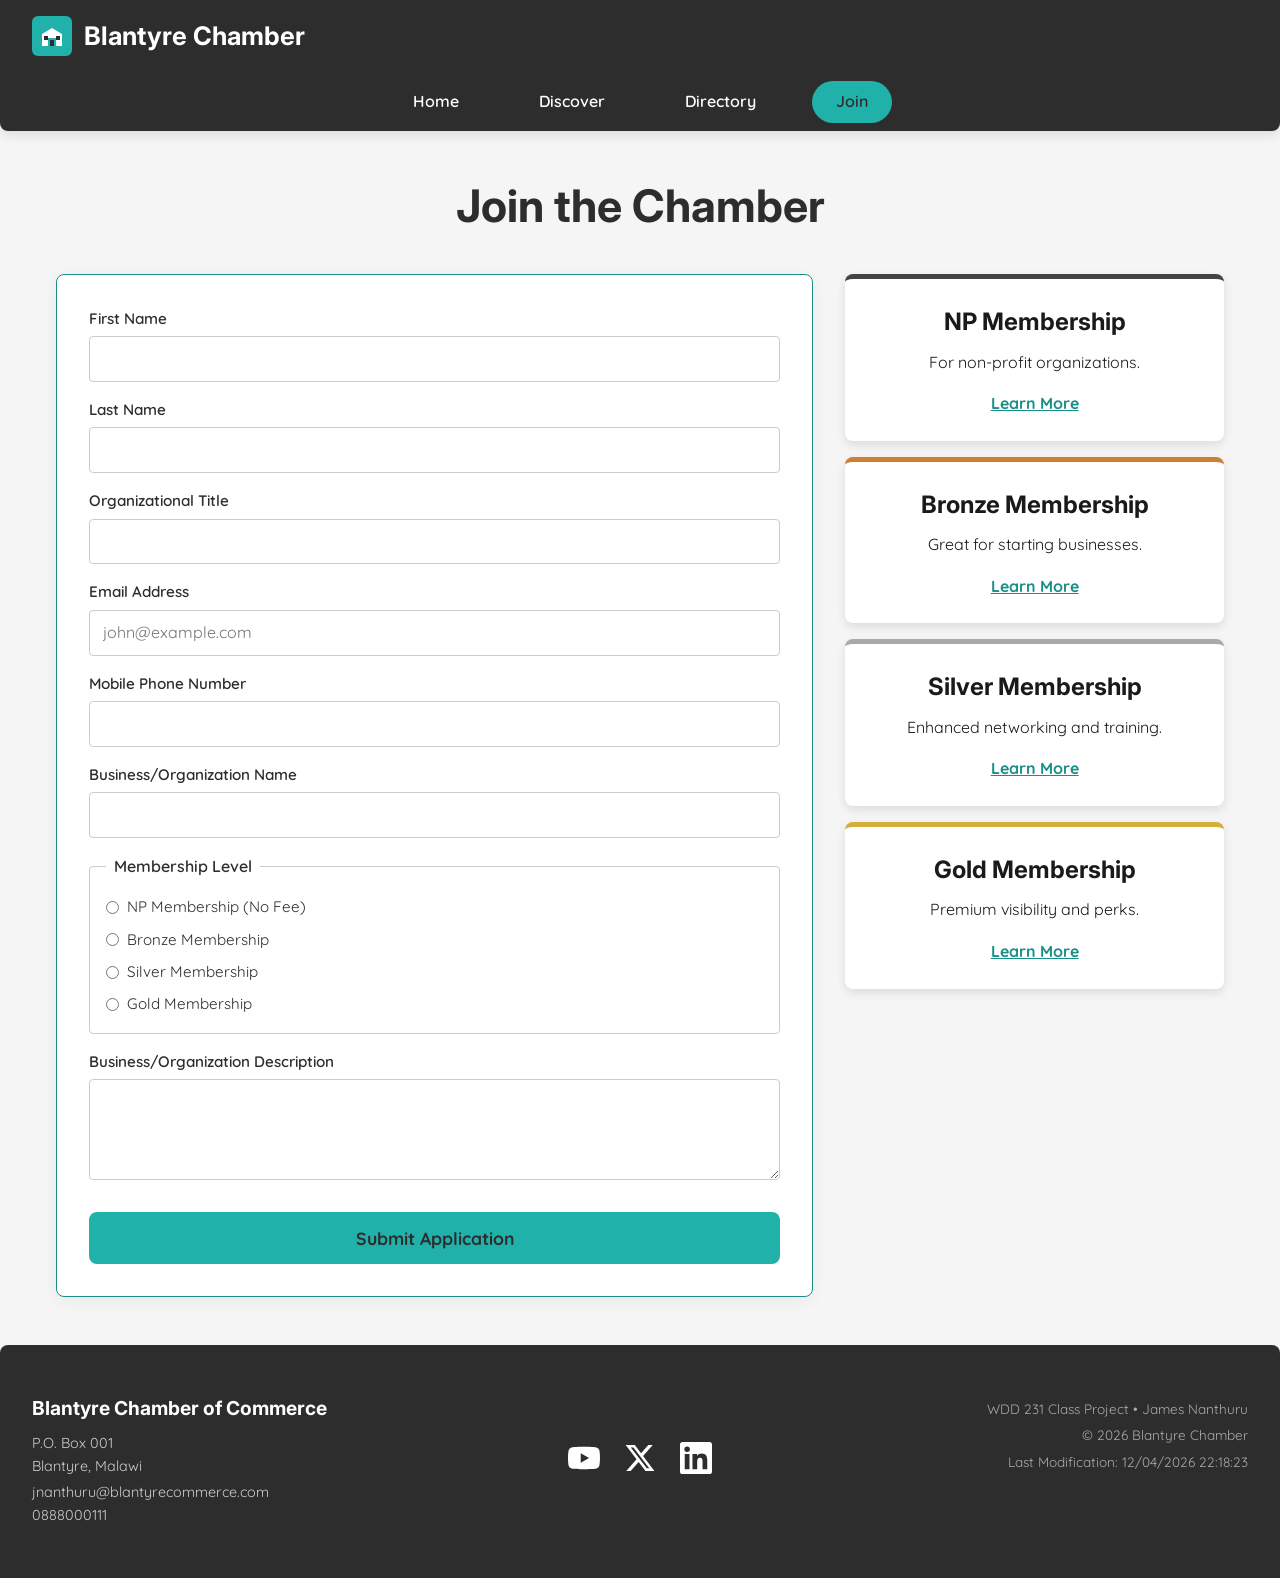
<file: chamber/join.html>
<!DOCTYPE html>
<html lang="en">
<head>
    <meta charset="UTF-8">
    <meta name="viewport" content="width=device-width, initial-scale=1.0">
    <meta name="author" content="James Nanthuru">
    <meta name="description" content="Apply to join the Blantyre Chamber of Commerce.">
    <title>Join | Blantyre Chamber of Commerce</title>
    
    <link rel="icon" href="images/logo.svg" type="image/svg+xml">

    <meta property="og:title" content="Join | Blantyre Chamber of Commerce">
    <meta property="og:description" content="Apply to join the Blantyre Chamber of Commerce.">
    <meta property="og:image" content="https://jamesnanthuru.github.io/wdd231/chamber/images/hero.webp">
    <meta property="og:url" content="https://jamesnanthuru.github.io/wdd231/chamber/join.html">
    <meta property="og:type" content="website">

    <link rel="preconnect" href="https://fonts.googleapis.com">
    <link rel="preconnect" href="https://fonts.gstatic.com" crossorigin>
    <link href="https://fonts.googleapis.com/css2?family=Inter:ital,opsz,wght@0,14..32,400..700;1,14..32,400..700&family=Quicksand:wght@400;600&display=swap" rel="stylesheet">
    <link rel="stylesheet" href="styles/normalize.css">
    <link rel="stylesheet" href="styles/small.css">
    <link rel="stylesheet" href="styles/larger.css">
    <script src="scripts/join.js" defer></script>
</head>
<body>

    <header>
        <div class="header-inner">
            <div class="brand">
                <img src="images/logo.svg" alt="Blantyre Chamber Logo" class="site-logo" width="48" height="48" />
                <span class="site-name">Blantyre Chamber</span>
            </div>
            <button class="hamburger" id="hamburgerBtn" aria-label="Toggle navigation menu">
                <span class="hamburger-line"></span>
                <span class="hamburger-line"></span>
                <span class="hamburger-line"></span>
            </button>
        </div>

        <nav id="primaryNav">
            <ul>
                <li><a href="index.html">Home</a></li>
                <li><a href="discover.html">Discover</a></li>
                <li><a href="directory.html">Directory</a></li>
                <li><a href="join.html" class="active">Join</a></li>
            </ul>
        </nav>
    </header>

    <div class="main-container">
        <main>
            <h1>Join the Chamber</h1>
            
            <div class="join-layout">
                <!-- Application Form -->
                <section class="form-section">
                    <form method="get" action="thankyou.html">
                        <label>First Name
                            <input type="text" name="fname" title="Enter your first name" autocomplete="given-name" required>
                        </label>

                        <label>Last Name
                            <input type="text" name="lname" title="Enter your last name" autocomplete="family-name" required>
                        </label>

                        <label>Organizational Title
                            <input type="text" name="orgtitle" title="Enter your organizational title (min 7 characters, letters/hyphens/spaces only)" autocomplete="organization-title" pattern="[A-Za-z\s\-]{7,}" required>
                        </label>

                        <label>Email Address
                            <input type="email" name="email" title="Enter your email address" autocomplete="email" placeholder="john@example.com" required>
                        </label>

                        <label>Mobile Phone Number
                            <input type="tel" name="phone" title="Enter your mobile phone number" autocomplete="tel" required>
                        </label>

                        <label>Business/Organization Name
                            <input type="text" name="orgname" title="Enter your organization's name" autocomplete="organization" required>
                        </label>

                        <fieldset class="membership-select">
                            <legend>Membership Level</legend>
                            <label>
                                <input type="radio" name="membership" value="np" required> NP Membership (No Fee)
                            </label>
                            <label>
                                <input type="radio" name="membership" value="bronze"> Bronze Membership
                            </label>
                            <label>
                                <input type="radio" name="membership" value="silver"> Silver Membership
                            </label>
                            <label>
                                <input type="radio" name="membership" value="gold"> Gold Membership
                            </label>
                        </fieldset>

                        <label>Business/Organization Description
                            <textarea name="description" title="Describe your organization" rows="4"></textarea>
                        </label>

                        <!-- Hidden Timestamp Field -->
                        <input type="hidden" name="timestamp" id="timestamp">

                        <input type="submit" value="Submit Application" class="submit-btn">
                    </form>
                </section>

                <!-- Membership Cards -->
                <section class="membership-cards-section">
                    <div class="membership-card np-card">
                        <h2>NP Membership</h2>
                        <p>For non-profit organizations.</p>
                        <a href="#" class="modal-link" data-modal="modal-np">Learn More</a>
                    </div>
                    
                    <div class="membership-card bronze-card">
                        <h2>Bronze Membership</h2>
                        <p>Great for starting businesses.</p>
                        <a href="#" class="modal-link" data-modal="modal-bronze">Learn More</a>
                    </div>

                    <div class="membership-card silver-card">
                        <h2>Silver Membership</h2>
                        <p>Enhanced networking and training.</p>
                        <a href="#" class="modal-link" data-modal="modal-silver">Learn More</a>
                    </div>

                    <div class="membership-card gold-card">
                        <h2>Gold Membership</h2>
                        <p>Premium visibility and perks.</p>
                        <a href="#" class="modal-link" data-modal="modal-gold">Learn More</a>
                    </div>
                </section>
            </div>

            <!-- Modals -->
            <dialog id="modal-np" class="membership-modal">
                <h2>NP Membership Benefits</h2>
                <ul>
                    <li>Directory listing</li>
                    <li>Access to networking events</li>
                    <li>Monthly newsletter</li>
                </ul>
                <button class="close-modal">Close</button>
            </dialog>

            <dialog id="modal-bronze" class="membership-modal">
                <h2>Bronze Membership Benefits</h2>
                <ul>
                    <li>All NP benefits</li>
                    <li>Discounted event tickets</li>
                    <li>Quarterly training sessions</li>
                </ul>
                <button class="close-modal">Close</button>
            </dialog>

            <dialog id="modal-silver" class="membership-modal">
                <h2>Silver Membership Benefits</h2>
                <ul>
                    <li>All Bronze benefits</li>
                    <li>Spotlight on home page (rotating)</li>
                    <li>Social media shoutouts</li>
                </ul>
                <button class="close-modal">Close</button>
            </dialog>

            <dialog id="modal-gold" class="membership-modal">
                <h2>Gold Membership Benefits</h2>
                <ul>
                    <li>All Silver benefits</li>
                    <li>Permanent spotlight on home page</li>
                    <li>Free booth at annual gala</li>
                    <li>Featured in publications</li>
                </ul>
                <button class="close-modal">Close</button>
            </dialog>

        </main>
    </div>

    <footer>
        <div class="footer-contact">
            <h3>Blantyre Chamber of Commerce</h3>
            <p>P.O. Box 001<br>Blantyre, Malawi</p>
            <p>jnanthuru@blantyrecommerce.com<br>0888000111</p>
        </div>
        
        <div class="social-links">
            <a href="#" aria-label="YouTube">
                <svg viewBox="0 0 24 24" width="32" height="32" fill="currentColor"><path d="M23.498 6.186a3.016 3.016 0 0 0-2.122-2.136C19.505 3.545 12 3.545 12 3.545s-7.505 0-9.377.505A3.017 3.017 0 0 0 .502 6.186C0 8.07 0 12 0 12s0 3.93.502 5.814a3.016 3.016 0 0 0 2.122 2.136c1.871.505 9.376.505 9.376.505s7.505 0 9.377-.505a3.015 3.015 0 0 0 2.122-2.136C24 15.93 24 12 24 12s0-3.93-.502-5.814zM9.545 15.568V8.432L15.818 12l-6.273 3.568z"/></svg>
            </a>
            <a href="#" aria-label="X (Twitter)">
                <svg viewBox="0 0 24 24" width="32" height="32" fill="currentColor"><path d="M18.244 2.25h3.308l-7.227 8.26 8.502 11.24H16.17l-5.214-6.817L4.99 21.75H1.68l7.73-8.835L1.254 2.25H8.08l4.713 6.231zm-1.161 17.52h1.833L7.084 4.126H5.117z"/></svg>
            </a>
            <a href="#" aria-label="LinkedIn">
                <svg viewBox="0 0 24 24" width="32" height="32" fill="currentColor"><path d="M20.447 20.452h-3.554v-5.569c0-1.328-.027-3.037-1.852-3.037-1.853 0-2.136 1.445-2.136 2.939v5.667H9.351V9h3.414v1.561h.046c.477-.9 1.637-1.85 3.37-1.85 3.601 0 4.267 2.37 4.267 5.455v6.286zM5.337 7.433a2.062 2.062 0 01-2.063-2.065 2.064 2.064 0 112.063 2.065zm1.782 13.019H3.555V9h3.564v11.452zM22.225 0H1.771C.792 0 0 .774 0 1.729v20.542C0 23.227.792 24 1.771 24h20.451C23.2 24 24 23.227 24 22.271V1.729C24 .774 23.2 0 22.222 0h.003z"/></svg>
            </a>
        </div>
        
        <div class="footer-dev">
            <p>WDD 231 Class Project • James Nanthuru</p>
            <p>&copy; <span id="currentYear"></span> Blantyre Chamber</p>
            <p>Last Modification: <span id="lastModified"></span></p>
        </div>
    </footer>
</body>
</html>
</file>
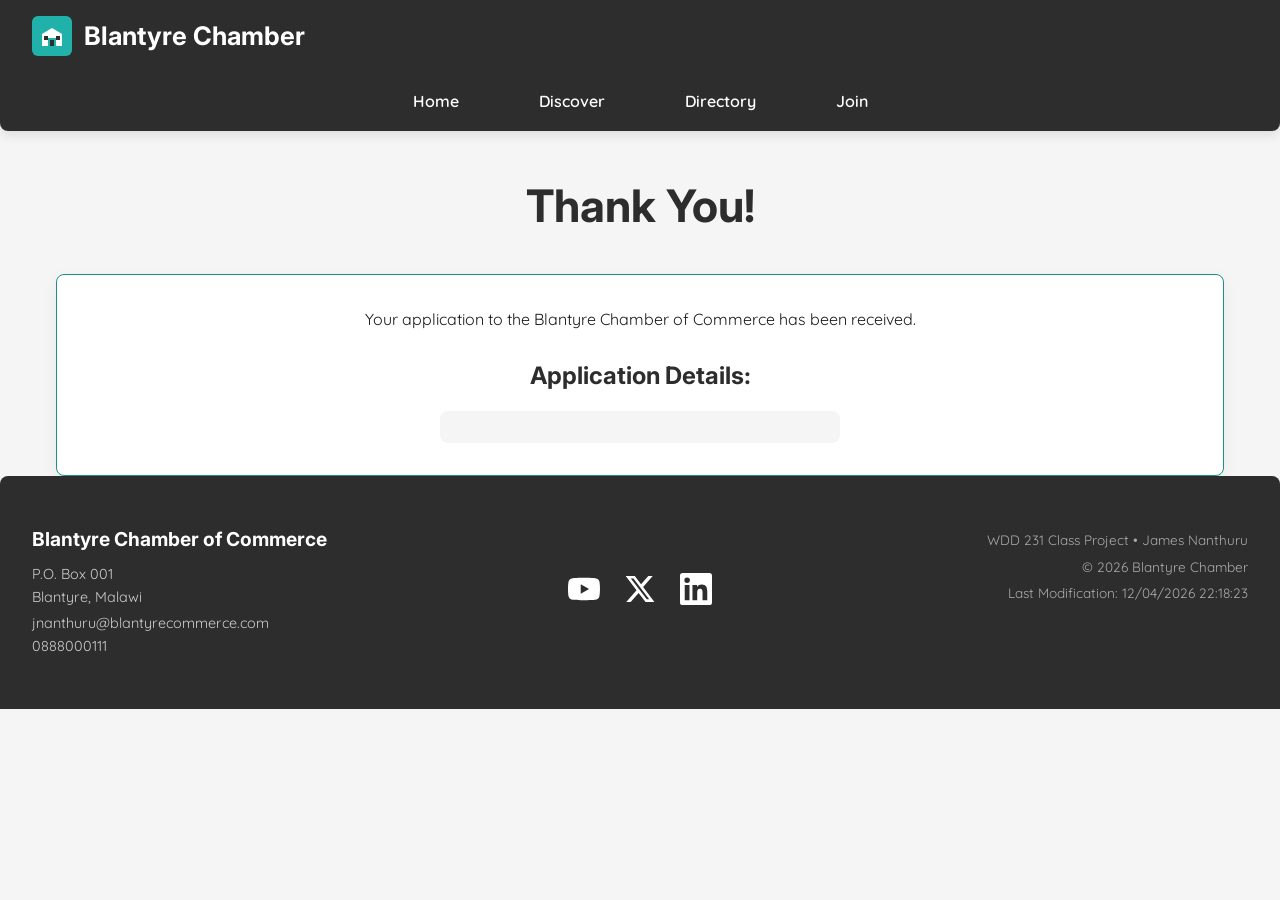
<file: chamber/thankyou.html>
<!DOCTYPE html>
<html lang="en">
<head>
    <meta charset="UTF-8">
    <meta name="viewport" content="width=device-width, initial-scale=1.0">
    <meta name="author" content="James Nanthuru">
    <meta name="description" content="Thank you for applying to the Blantyre Chamber of Commerce.">
    <title>Thank You | Blantyre Chamber of Commerce</title>
    
    <link rel="icon" href="images/logo.svg" type="image/svg+xml">

    <link rel="preconnect" href="https://fonts.googleapis.com">
    <link rel="preconnect" href="https://fonts.gstatic.com" crossorigin>
    <link href="https://fonts.googleapis.com/css2?family=Inter:ital,opsz,wght@0,14..32,400..700;1,14..32,400..700&family=Quicksand:wght@400;600&display=swap" rel="stylesheet">
    <link rel="stylesheet" href="styles/normalize.css">
    <link rel="stylesheet" href="styles/small.css">
    <link rel="stylesheet" href="styles/larger.css">
    <script src="scripts/thankyou.js" defer></script>
</head>
<body>

    <header>
        <div class="header-inner">
            <div class="brand">
                <img src="images/logo.svg" alt="Blantyre Chamber Logo" class="site-logo" width="48" height="48" />
                <span class="site-name">Blantyre Chamber</span>
            </div>
            <button class="hamburger" id="hamburgerBtn" aria-label="Toggle navigation menu">
                <span class="hamburger-line"></span>
                <span class="hamburger-line"></span>
                <span class="hamburger-line"></span>
            </button>
        </div>

        <nav id="primaryNav">
            <ul>
                <li><a href="index.html">Home</a></li>
                <li><a href="discover.html">Discover</a></li>
                <li><a href="directory.html">Directory</a></li>
                <li><a href="join.html">Join</a></li>
            </ul>
        </nav>
    </header>

    <div class="main-container">
        <main>
            <h1>Thank You!</h1>
            <div class="thankyou-card">
                <p>Your application to the Blantyre Chamber of Commerce has been received.</p>
                <h2>Application Details:</h2>
                <ul id="submission-details">
                    <!-- JS will insert data here -->
                </ul>
            </div>
        </main>
    </div>

    <footer>
        <div class="footer-contact">
            <h3>Blantyre Chamber of Commerce</h3>
            <p>P.O. Box 001<br>Blantyre, Malawi</p>
            <p>jnanthuru@blantyrecommerce.com<br>0888000111</p>
        </div>
        
        <div class="social-links">
            <a href="#" aria-label="YouTube">
                <svg viewBox="0 0 24 24" width="32" height="32" fill="currentColor"><path d="M23.498 6.186a3.016 3.016 0 0 0-2.122-2.136C19.505 3.545 12 3.545 12 3.545s-7.505 0-9.377.505A3.017 3.017 0 0 0 .502 6.186C0 8.07 0 12 0 12s0 3.93.502 5.814a3.016 3.016 0 0 0 2.122 2.136c1.871.505 9.376.505 9.376.505s7.505 0 9.377-.505a3.015 3.015 0 0 0 2.122-2.136C24 15.93 24 12 24 12s0-3.93-.502-5.814zM9.545 15.568V8.432L15.818 12l-6.273 3.568z"/></svg>
            </a>
            <a href="#" aria-label="X (Twitter)">
                <svg viewBox="0 0 24 24" width="32" height="32" fill="currentColor"><path d="M18.244 2.25h3.308l-7.227 8.26 8.502 11.24H16.17l-5.214-6.817L4.99 21.75H1.68l7.73-8.835L1.254 2.25H8.08l4.713 6.231zm-1.161 17.52h1.833L7.084 4.126H5.117z"/></svg>
            </a>
            <a href="#" aria-label="LinkedIn">
                <svg viewBox="0 0 24 24" width="32" height="32" fill="currentColor"><path d="M20.447 20.452h-3.554v-5.569c0-1.328-.027-3.037-1.852-3.037-1.853 0-2.136 1.445-2.136 2.939v5.667H9.351V9h3.414v1.561h.046c.477-.9 1.637-1.85 3.37-1.85 3.601 0 4.267 2.37 4.267 5.455v6.286zM5.337 7.433a2.062 2.062 0 01-2.063-2.065 2.064 2.064 0 112.063 2.065zm1.782 13.019H3.555V9h3.564v11.452zM22.225 0H1.771C.792 0 0 .774 0 1.729v20.542C0 23.227.792 24 1.771 24h20.451C23.2 24 24 23.227 24 22.271V1.729C24 .774 23.2 0 22.222 0h.003z"/></svg>
            </a>
        </div>
        
        <div class="footer-dev">
            <p>WDD 231 Class Project • James Nanthuru</p>
            <p>&copy; <span id="currentYear"></span> Blantyre Chamber</p>
            <p>Last Modification: <span id="lastModified"></span></p>
        </div>
    </footer>
</body>
</html>
</file>
<file: chamber/styles/small.css>
:root {
    --turquoise: #20B2AA;
    --turquoise-dark: #1A8F88;
    --turquoise-light: #7CD4CE;
    --dark-grey: #2D2D2D;
    --grey-medium: #444444;
    --grey-light: #F5F5F5;
    --white: #FFFFFF;
    --black: #1A1A1A;
    --border-radius: 8px;
    --max-width: 1200px;
    --font-body: 'Quicksand', sans-serif;
    --font-heading: 'Inter', sans-serif;
}

* {
    margin: 0;
    padding: 0;
    box-sizing: border-box;
}

body {
    font-family: var(--font-body);
    background-color: var(--grey-light);
    color: var(--black);
    line-height: 1.6;
    overflow-x: hidden; 
}

.main-container {
    max-width: var(--max-width);
    margin: 0 auto;
    padding: 0 1rem;
    width: 100%;
}

h1 {
    font-family: var(--font-heading);
    font-size: 2.2rem;
    color: var(--dark-grey);
    text-align: center;
    margin: 1.5rem 0 1.5rem 0;
}

header {
    background-color: var(--dark-grey);
    padding: 1rem;
    border-radius: 0 0 var(--border-radius) var(--border-radius);
    box-shadow: 0 4px 12px rgba(0,0,0,0.1);
}

.header-inner {
    display: flex;
    justify-content: space-between;
    align-items: center;
}

.brand {
    display: flex;
    align-items: center;
    gap: 0.75rem;
}

.site-logo { 
    height: 40px; 
    width: auto; 
}

.site-name {
    font-family: var(--font-heading);
    font-size: 1.3rem;
    font-weight: 700;
    color: var(--white);
}

.hamburger {
    display: flex;
    flex-direction: column;
    gap: 5px;
    background: none;
    border: none;
    cursor: pointer;
    padding: 5px;
}

.hamburger-line {
    width: 25px;
    height: 3px;
    background-color: var(--white);
    border-radius: 3px;
    transition: 0.3s ease;
}

#primaryNav { 
    display: none; 
    width: 100%; 
    margin-top: 1rem; 
    border-top: 1px solid rgba(255,255,255,0.15); 
    padding-top: 1rem; 
}

#primaryNav.open { 
    display: block; 
}

#primaryNav ul {
    list-style: none;
    display: flex;
    flex-direction: column;
    align-items: center;
    gap: 0.5rem;
}

#primaryNav ul li a {
    display: block;
    color: var(--white);
    text-decoration: none;
    font-size: 1rem;
    font-weight: 600;
    padding: 0.5rem 1.5rem;
    border-radius: 30px;
    transition: all 0.3s ease;
}

#primaryNav ul li a.active {
    background-color: var(--turquoise);
    color: var(--dark-grey);
}

.view-controls {
    display: flex;
    justify-content: center;
    gap: 1rem;
    margin-bottom: 1.5rem;
}

.filter-btn {
    background-color: var(--grey-light);
    border: 2px solid var(--turquoise);
    color: var(--dark-grey);
    padding: 0.5rem 1.5rem;
    border-radius: 30px;
    font-family: var(--font-body);
    font-size: 1rem;
    font-weight: 600;
    cursor: pointer;
    transition: all 0.3s ease;
    flex: 1;
    max-width: 150px;
}

.filter-btn.active {
    background-color: var(--dark-grey);
    color: var(--white);
}

#directoryContainer {
    margin-bottom: 3rem;
}

#directoryContainer.grid-view {
    display: grid;
    grid-template-columns: 1fr;
    gap: 1.5rem;
}

#directoryContainer.list-view {
    display: flex;
    flex-direction: column;
    gap: 1rem;
}

.business-card {
    background-color: var(--white);
    border: 1px solid var(--turquoise-dark);
    border-radius: var(--border-radius);
    padding: 1.5rem;
    box-shadow: 0 4px 16px rgba(0,0,0,0.05);
    text-align: center;
    transition: transform 0.2s ease;
}

.business-card:hover {
    transform: translateY(-3px);
}

.business-card img {
    width: 80px;
    height: 80px;
    object-fit: cover;
    border-radius: 50%;
    margin-bottom: 0.5rem;
    background-color: var(--grey-light);
    border: 3px solid var(--turquoise);
}

.business-card h2 {
    font-family: var(--font-heading);
    font-size: 1.2rem;
    color: var(--dark-grey);
    margin-bottom: 0.2rem;
}

.business-card .tagline {
    font-style: italic;
    color: var(--turquoise-dark);
    font-weight: 600;
    margin-bottom: 0.8rem;
    font-size: 0.9rem;
}

.business-card p {
    font-size: 0.9rem;
    margin: 0.2rem 0;
    color: var(--grey-medium);
}

.business-card a {
    color: var(--turquoise);
    text-decoration: none;
    font-weight: 600;
    word-break: break-all;
}

.business-card a:hover {
    text-decoration: underline;
}

.badge {
    display: inline-block;
    margin-top: 1rem;
    padding: 0.3rem 1rem;
    border-radius: 20px;
    font-size: 0.75rem;
    font-weight: bold;
    text-transform: uppercase;
    letter-spacing: 0.5px;
    color: var(--white);
}

.badge.gold { background-color: #D4AF37; }
.badge.silver { background-color: #A9A9A9; }
.badge.member { background-color: var(--turquoise-dark); }

footer {
    background-color: var(--dark-grey);
    color: var(--white);
    text-align: center;
    padding: 2rem 1rem;
    border-radius: var(--border-radius) var(--border-radius) 0 0;
}

.footer-contact { margin-bottom: 1.5rem; }
.footer-contact h3 { 
    font-family: var(--font-heading); 
    margin-bottom: 0.5rem; 
    font-size: 1.2rem;
}
.footer-contact p { 
    font-size: 0.9rem; 
    margin: 0.2rem 0; 
    color: #ccc;
}

.social-links {
    display: flex;
    justify-content: center;
    gap: 1.5rem;
    margin-bottom: 1.5rem;
}

.social-links a { 
    color: var(--white); 
    transition: color 0.3s ease, transform 0.2s ease; 
}

.social-links a:hover { 
    color: var(--turquoise-light); 
    transform: scale(1.1);
}

.footer-dev p { 
    font-size: 0.85rem; 
    margin: 0.3rem 0; 
    color: #aaa;
}

/* --- Home Page Specific Styles --- */

.hero {
    position: relative;
    width: 100%;
    max-height: 400px;
    overflow: hidden;
    border-radius: var(--border-radius);
    margin-bottom: 2rem;
}

.hero-img {
    width: 100%;
    height: 400px;
    object-fit: cover;
    display: block;
}

.hero-content {
    position: absolute;
    top: 0;
    left: 0;
    width: 100%;
    height: 100%;
    background: rgba(26, 26, 26, 0.6); /* Dark overlay for text readability */
    display: flex;
    flex-direction: column;
    justify-content: center;
    align-items: center;
    text-align: center;
    padding: 1rem;
    color: var(--white);
}

.hero-content h1 {
    color: var(--white);
    margin: 0 0 0.5rem 0;
    font-size: 2rem;
}

.hero-content p {
    font-size: 1.1rem;
    margin-bottom: 1.5rem;
}

.cta-button {
    background-color: var(--turquoise);
    color: var(--dark-grey);
    padding: 0.8rem 2rem;
    text-decoration: none;
    font-weight: bold;
    font-size: 1.1rem;
    border-radius: 30px;
    transition: transform 0.2s ease, background-color 0.2s ease;
}

.cta-button:hover {
    background-color: var(--turquoise-light);
    transform: scale(1.05);
}

.home-grid {
    display: flex;
    flex-direction: column;
    gap: 1.5rem;
    margin-bottom: 2rem;
}

.event {
    margin-bottom: 1rem;
    padding-bottom: 1rem;
    border-bottom: 1px solid #ddd;
}

.event:last-child {
    border-bottom: none;
    margin-bottom: 0;
    padding-bottom: 0;
}

.event h3 {
    color: var(--turquoise-dark);
    font-family: var(--font-heading);
    margin-bottom: 0.2rem;
}

.event-date {
    font-weight: bold;
    font-size: 0.85rem;
    color: var(--grey-medium);
    margin-bottom: 0.5rem;
}

.weather-current {
    display: flex;
    align-items: center;
    justify-content: center;
    gap: 1rem;
    margin-bottom: 1.5rem;
    background: var(--grey-light);
    padding: 1rem;
    border-radius: var(--border-radius);
}

.weather-current img {
    width: 64px;
    height: 64px;
}

.weather-current h3 {
    font-size: 2rem;
    margin: 0;
    color: var(--dark-grey);
}

.forecast-grid {
    display: flex;
    justify-content: space-between;
    gap: 0.5rem;
    text-align: center;
}

.forecast-day {
    flex: 1;
    background: var(--dark-grey);
    color: var(--white);
    padding: 0.8rem 0.5rem;
    border-radius: var(--border-radius);
}

.forecast-day p {
    margin: 0.2rem 0;
    font-size: 0.9rem;
}

.spotlights-section h2 {
    text-align: center;
    font-family: var(--font-heading);
    color: var(--dark-grey);
    margin-bottom: 1.5rem;
}

.spotlight-grid {
    display: grid;
    grid-template-columns: 1fr;
    gap: 1.5rem;
}

.spotlight-card h3 {
    font-family: var(--font-heading);
    color: var(--dark-grey);
    margin: 0.5rem 0;
}

/* --- Join Page Styles --- */

.join-layout {
    display: flex;
    flex-direction: column;
    gap: 2rem;
    margin-bottom: 3rem;
}

.form-section {
    background: var(--white);
    padding: 2rem;
    border-radius: var(--border-radius);
    box-shadow: 0 4px 16px rgba(0,0,0,0.05);
    border: 1px solid var(--turquoise-dark);
}

.form-section form {
    display: flex;
    flex-direction: column;
    gap: 1rem;
}

.form-section label {
    display: flex;
    flex-direction: column;
    font-weight: 600;
    color: var(--dark-grey);
    font-size: 0.95rem;
}

.form-section input[type="text"],
.form-section input[type="email"],
.form-section input[type="tel"],
.form-section textarea {
    margin-top: 0.3rem;
    padding: 0.8rem;
    border: 1px solid #ccc;
    border-radius: 4px;
    font-family: var(--font-body);
    font-size: 1rem;
}

.form-section input:focus,
.form-section textarea:focus {
    outline: none;
    border-color: var(--turquoise);
    box-shadow: 0 0 5px rgba(32, 178, 170, 0.5);
}

.membership-select {
    border: 1px solid #ccc;
    padding: 1rem;
    border-radius: 4px;
    display: flex;
    flex-direction: column;
    gap: 0.5rem;
}

.membership-select legend {
    font-weight: 600;
    color: var(--dark-grey);
    padding: 0 0.5rem;
}

.membership-select label {
    flex-direction: row;
    align-items: center;
    gap: 0.5rem;
    font-weight: normal;
    cursor: pointer;
}

.submit-btn {
    background-color: var(--turquoise);
    color: var(--dark-grey);
    border: none;
    padding: 1rem;
    font-size: 1.1rem;
    font-weight: bold;
    border-radius: var(--border-radius);
    cursor: pointer;
    transition: background-color 0.3s ease;
    margin-top: 1rem;
}

.submit-btn:hover {
    background-color: var(--turquoise-dark);
    color: var(--white);
}

/* Membership Cards & Animation */
.membership-cards-section {
    display: flex;
    flex-direction: column;
    gap: 1rem;
}

.membership-card {
    background: var(--white);
    padding: 1.5rem;
    border-radius: var(--border-radius);
    text-align: center;
    box-shadow: 0 4px 10px rgba(0,0,0,0.1);
    border-top: 5px solid var(--turquoise);
    opacity: 0;
    animation: fadeInCard 0.8s ease-out forwards;
}

.membership-card:nth-child(1) { animation-delay: 0.1s; }
.membership-card:nth-child(2) { animation-delay: 0.3s; }
.membership-card:nth-child(3) { animation-delay: 0.5s; }
.membership-card:nth-child(4) { animation-delay: 0.7s; }

@keyframes fadeInCard {
    0% {
        opacity: 0;
        transform: translateY(20px);
    }
    100% {
        opacity: 1;
        transform: translateY(0);
    }
}

.membership-card h2 {
    font-family: var(--font-heading);
    margin-bottom: 0.5rem;
}

.membership-card a {
    display: inline-block;
    margin-top: 1rem;
    color: var(--turquoise-dark);
    text-decoration: underline;
    font-weight: bold;
}

.np-card { border-top-color: var(--grey-medium); }
.bronze-card { border-top-color: #cd7f32; }
.silver-card { border-top-color: #a9a9a9; }
.gold-card { border-top-color: #d4af37; }

/* Modals */
.membership-modal {
    border: none;
    border-radius: var(--border-radius);
    padding: 2rem;
    box-shadow: 0 10px 30px rgba(0,0,0,0.3);
    max-width: 500px;
    width: 90%;
}

.membership-modal::backdrop {
    background-color: rgba(0, 0, 0, 0.6);
}

.membership-modal h2 {
    color: var(--dark-grey);
    margin-bottom: 1rem;
    font-family: var(--font-heading);
}

.membership-modal ul {
    margin-bottom: 1.5rem;
    padding-left: 1.5rem;
}

.membership-modal li {
    margin-bottom: 0.5rem;
}

.close-modal {
    background-color: var(--dark-grey);
    color: var(--white);
    border: none;
    padding: 0.6rem 1.5rem;
    border-radius: 30px;
    cursor: pointer;
    font-weight: bold;
}

/* Thank You Page */
.thankyou-card {
    background: var(--white);
    padding: 2rem;
    border-radius: var(--border-radius);
    box-shadow: 0 4px 16px rgba(0,0,0,0.05);
    border: 1px solid var(--turquoise-dark);
    text-align: center;
}

.thankyou-card h2 {
    font-family: var(--font-heading);
    margin: 1.5rem 0 1rem 0;
    color: var(--dark-grey);
}

#submission-details {
    list-style: none;
    text-align: left;
    max-width: 400px;
    margin: 0 auto;
    padding: 1rem;
    background: var(--grey-light);
    border-radius: var(--border-radius);
}

#submission-details li {
    margin-bottom: 0.5rem;
    padding-bottom: 0.5rem;
    border-bottom: 1px solid #ccc;
}

#submission-details li:last-child {
    border-bottom: none;
    margin-bottom: 0;
}
</file>
<file: chamber/styles/larger.css>
@media (min-width: 768px) {
    
    header {
        padding: 1rem 2rem 0.5rem 2rem;
    }

    .site-name {
        font-size: 1.6rem;
    }

    .hamburger { 
        display: none; 
    }
    
    #primaryNav {
        display: block !important; 
        margin-top: 0.5rem;
        border-top: none;
    }
    
    #primaryNav ul {
        flex-direction: row;
        justify-content: center;
        gap: 2rem;
    }

    #primaryNav ul li a:hover {
        background-color: var(--white);
        color: var(--dark-grey);
    }

    h1 {
        font-size: 2.8rem;
        margin: 2.5rem 0 2rem 0;
    }

    .filter-btn {
        font-size: 1.1rem;
        padding: 0.6rem 2rem;
    }

    #directoryContainer.grid-view {
        grid-template-columns: repeat(3, 1fr); 
        gap: 2rem;
    }

    #directoryContainer.list-view .business-card {
        display: grid;
        grid-template-columns: 120px 1fr auto;
        text-align: left;
        align-items: center;
        gap: 2rem;
        padding: 1.5rem 2rem;
    }

    #directoryContainer.list-view .business-card img {
        margin-bottom: 0;
        width: 100px;
        height: 100px;
    }

    #directoryContainer.list-view .business-card .card-details {
        display: flex;
        flex-direction: column;
    }

    #directoryContainer.list-view .business-card h2 {
        font-size: 1.4rem;
    }

    #directoryContainer.list-view .badge {
        margin-top: 0;
        justify-self: end;
    }

    footer {
        display: grid;
        grid-template-columns: 1fr 1fr 1fr;
        text-align: left;
        align-items: start;
        padding: 3rem 2rem;
        gap: 2rem;
    }

    .footer-contact { 
        margin-bottom: 0; 
    }
    
    .social-links { 
        margin-bottom: 0; 
        justify-content: center; 
        align-items: center;
        height: 100%;
    }
    
    .footer-dev { 
        text-align: right; 
    }
}

@media (min-width: 768px) {
    /* Home Page Desktop Layout */
    
    .hero {
        max-height: 500px;
    }

    .hero-img {
        height: 500px;
    }

    .hero-content h1 {
        font-size: 3.5rem;
    }

    .hero-content p {
        font-size: 1.5rem;
    }

    .home-grid {
        display: grid;
        grid-template-columns: 1fr 1fr;
        gap: 2rem;
    }

    .spotlight-grid {
        grid-template-columns: repeat(3, 1fr);
    }
}

@media (min-width: 768px) {
    /* Join Page Desktop Layout */
    .join-layout {
        display: grid;
        grid-template-columns: 2fr 1fr; /* Form takes 2/3, Cards take 1/3 */
        align-items: start;
        gap: 2rem;
    }
}
</file>
